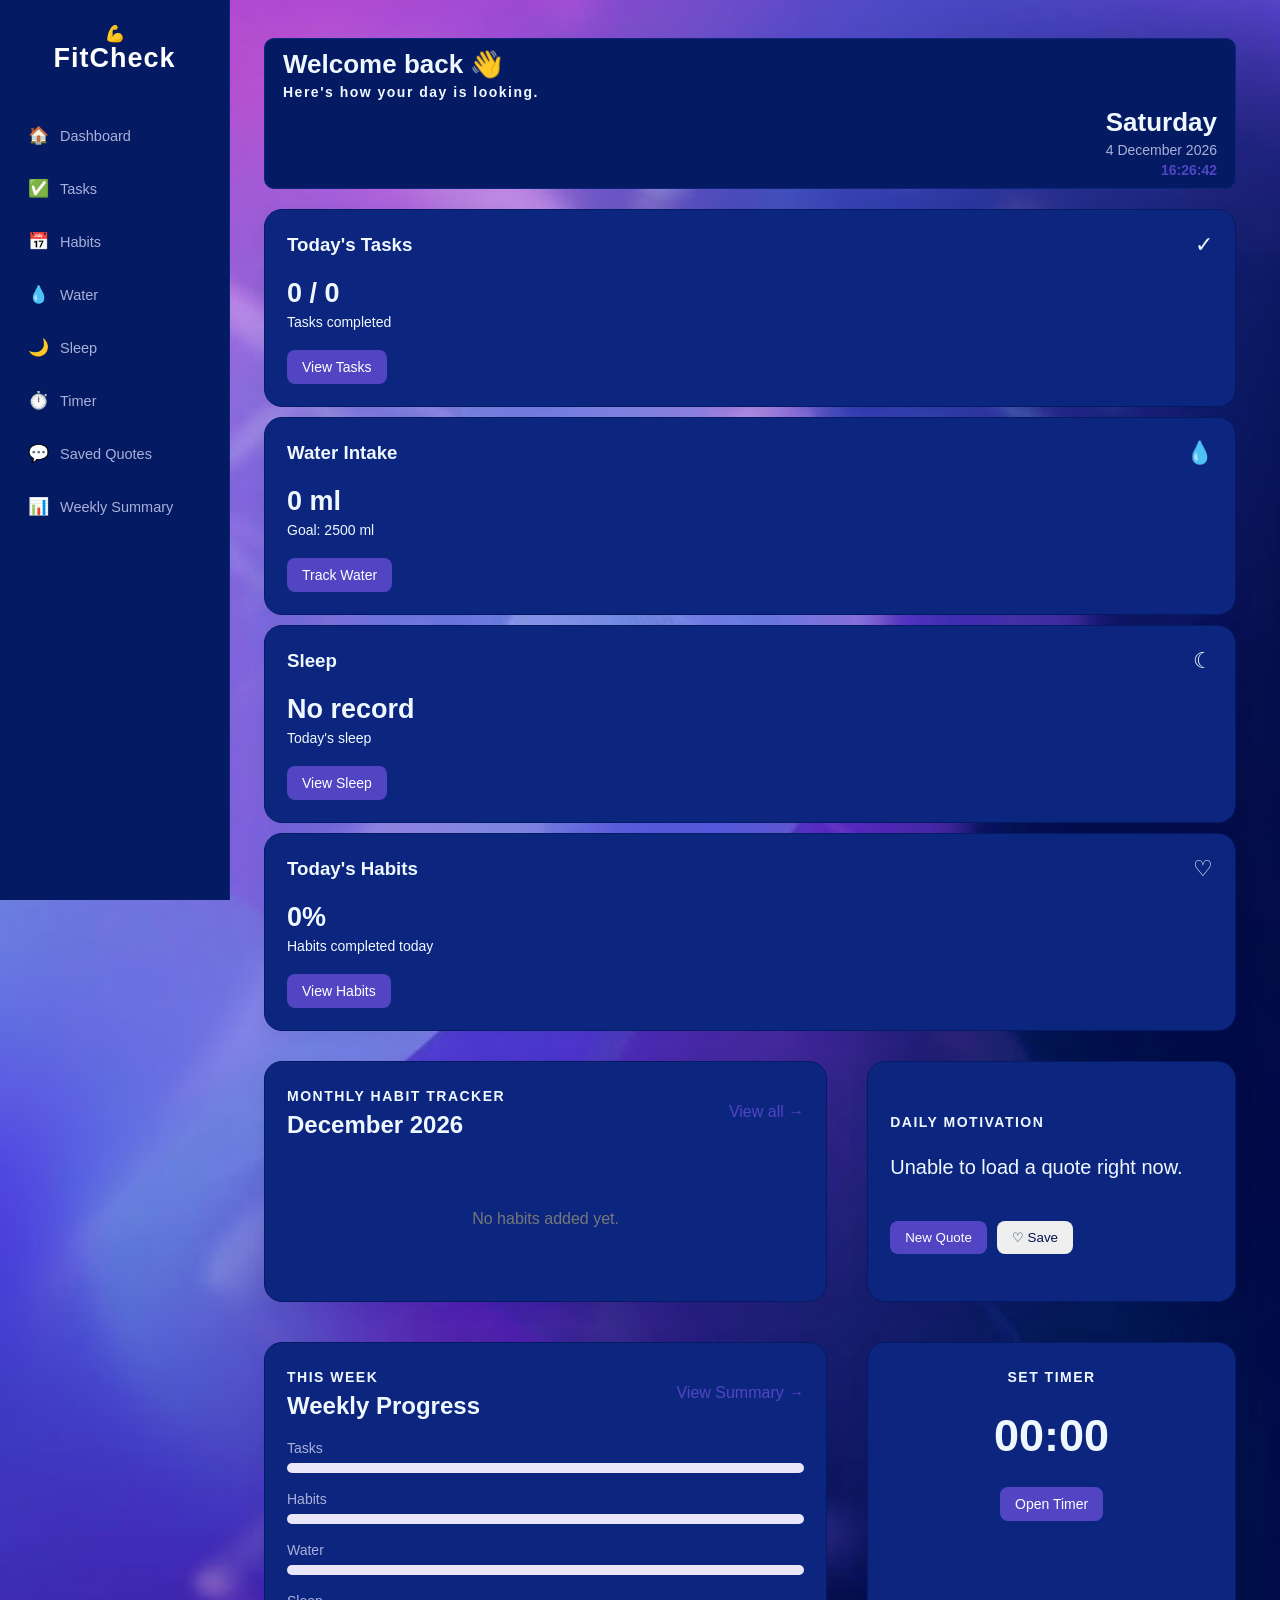
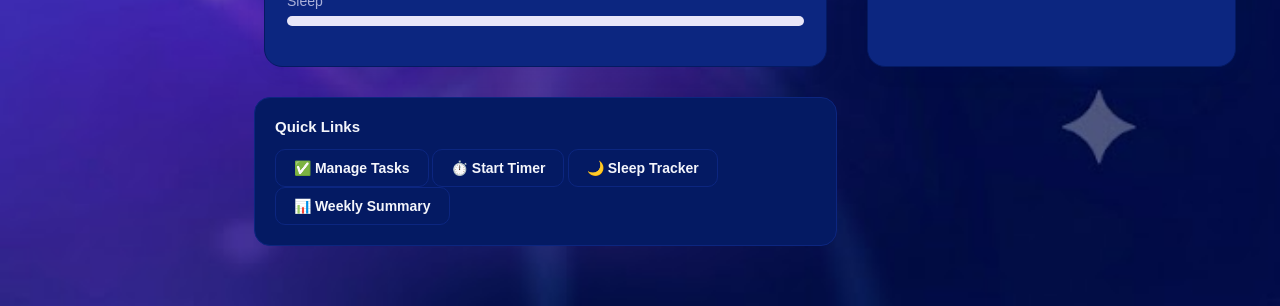
<file: index.html>
<!DOCTYPE html>
<html lang="en">
<head>
    <meta charset="UTF-8">
    <meta name="viewport" content="width=device-width, initial-scale=1.0">
    <title>Dashboard</title>
    <link rel="stylesheet" href="dashboard.css">
</head>
<body>

    <!-- sidebar -->
    <aside class="sidebar">
        <div class="logo">
            <div class="logo-mark">💪</div>
            <h2>FitCheck</h2>
        </div>

        <nav class="side-nav">
            <a class="sidebar-link" href="index.html"><span class="icon">🏠</span> Dashboard</a>
            <a class="sidebar-link" href="tasks.html"><span class="icon">✅</span> Tasks</a>
            <a class="sidebar-link" href="habits.html"><span class="icon">📅</span> Habits</a>
            <a class="sidebar-link" href="water.html"><span class="icon">💧</span> Water</a>
            <a class="sidebar-link" href="sleep.html"><span class="icon">🌙</span> Sleep</a>
            <a class="sidebar-link" href="timer.html"><span class="icon">⏱️</span> Timer</a>
            <a class="sidebar-link" href="quotes.html"><span class="icon">💬</span> Saved Quotes</a>
            <a class="sidebar-link" href="summary.html"><span class="icon">📊</span> Weekly Summary</a>
        </nav>
    </aside>

    <!-- main content -->
    <main class="main-content">
        <div class="page-header">
        
        <div class="date-section">
            <div class="greet">
            <h1 id="greetingText">Welcome back 👋</h1>
            <p class="small-heading">Here's how your day is looking.</p>
            </div>
            <h1 id="day"></h1>
            <p id="date"></p>
            <p id="clock"></p>
        </div>

        <!-- dashboard cards -->
        <section class="dashboard-grid"></section>
            <div class="dashboard-card">
                <div class="card-heading">
                    <h3>Today's Tasks</h3>
                    <span>✓</span>
                </div>
                <h2 id="taskProgress">0 / 0</h2>
                <p>Tasks completed</p>
                <a href="tasks.html" class="card-button">
                    View Tasks
                </a>
            </div>
            <div class="dashboard-card">
                <div class="card-heading">
                    <h3>Water Intake</h3>
                    <span>💧</span>
                </div>
                <h2 id="dashboardWater">0 ml</h2>
                <p id="dashboardWaterGoal">Goal: 2500 ml</p>
                <a href="water.html" class="card-button">
                    Track Water
                </a>
            </div>
            <div class="dashboard-card">
                <div class="card-heading">
                    <h3>Sleep</h3>
                    <span>☾</span>
                </div>
                <h2 id="dashboardSleep">No record</h2>
                <p>Today's sleep</p>
                <a href="sleep.html" class="card-button">
                    View Sleep
                </a>
            </div>
            <div class="dashboard-card">
                <div class="card-heading">
                    <h3>Today's Habits</h3>
                    <span>♡</span>
                </div>
                <h2 id="dashboardHabits">0%</h2>
                <p>Habits completed today</p>
                <a href="habits.html" class="card-button">
                    View Habits
                </a>
            </div>
        </section>

        <!-- mid sect. -->
        <section class="dashboard-two-column">
            <div class="large-card">
                <div class="section-title">
                    <div>
                        <p class="small-heading">MONTHLY HABIT TRACKER</p>
                        <h2 id="dashboardMonth">Month</h2>
                    </div>
                    <a href="habits.html">View all →</a>
                </div>
                <div id="dashboardHabitPreview" class="habit-preview">
                    No habits added yet.
                </div>
            </div>
            <div class="large-card quote-card">
                <p class="small-heading">DAILY MOTIVATION</p>
                <div id="dashboardQuote">
                    Loading motivation...
                </div>
                <p id="dashboardAuthor"></p>
                <div class="quote-buttons">
                    <button id="newQuoteButton">New Quote</button>
                    <button id="saveDashboardQuote">♡ Save</button>
                </div>
            </div>
        </section>

        <!-- bottom sect. -->
        <section class="bottom-grid">
            <div class="large-card">
                <div class="section-title">
                    <div>
                        <p class="small-heading">THIS WEEK</p>
                        <h2>Weekly Progress</h2>
                    </div>
                    <a href="summary.html">View Summary →</a>
                </div>
                <div class="progress-row">
                    <p>Tasks</p>
                    <div class="progress-bar">
                        <div id="taskBar"></div>
                    </div>
                </div>
                <div class="progress-row">
                    <p>Habits</p>
                    <div class="progress-bar">
                        <div id="habitBar"></div>
                    </div>
                </div>
                <div class="progress-row">
                    <p>Water</p>
                    <div class="progress-bar">
                        <div id="waterBar"></div>
                    </div>
                </div>
                <div class="progress-row">
                    <p>Sleep</p>
                    <div class="progress-bar">
                        <div id="sleepBar"></div>
                    </div>
                </div>
            </div>
            <div class="large-card timer-preview">
                <p class="small-heading">SET TIMER</p>
                <h2 id="dashboardTimer">00:00</h2>
                <a href="timer.html" class="timer-button">Open Timer</a>
            </div>
            <!-- Sleep + task quick links -->
        <div class="card">
          <div class="card-title">Quick Links</div>
          <div class="grid grid-2">
            <a href="tasks.html" class="btn btn-outline">✅ Manage Tasks</a>
            <a href="timer.html" class="btn btn-outline">⏱️ Start Timer</a>
            <a href="sleep.html" class="btn btn-outline">🌙 Sleep Tracker</a>
            <a href="summary.html" class="btn btn-outline">📊 Weekly Summary</a>
          </div>
        </div>
        </section>
    </main>
    
    <script src="script.js"></script>
</body>
</html>
</file>
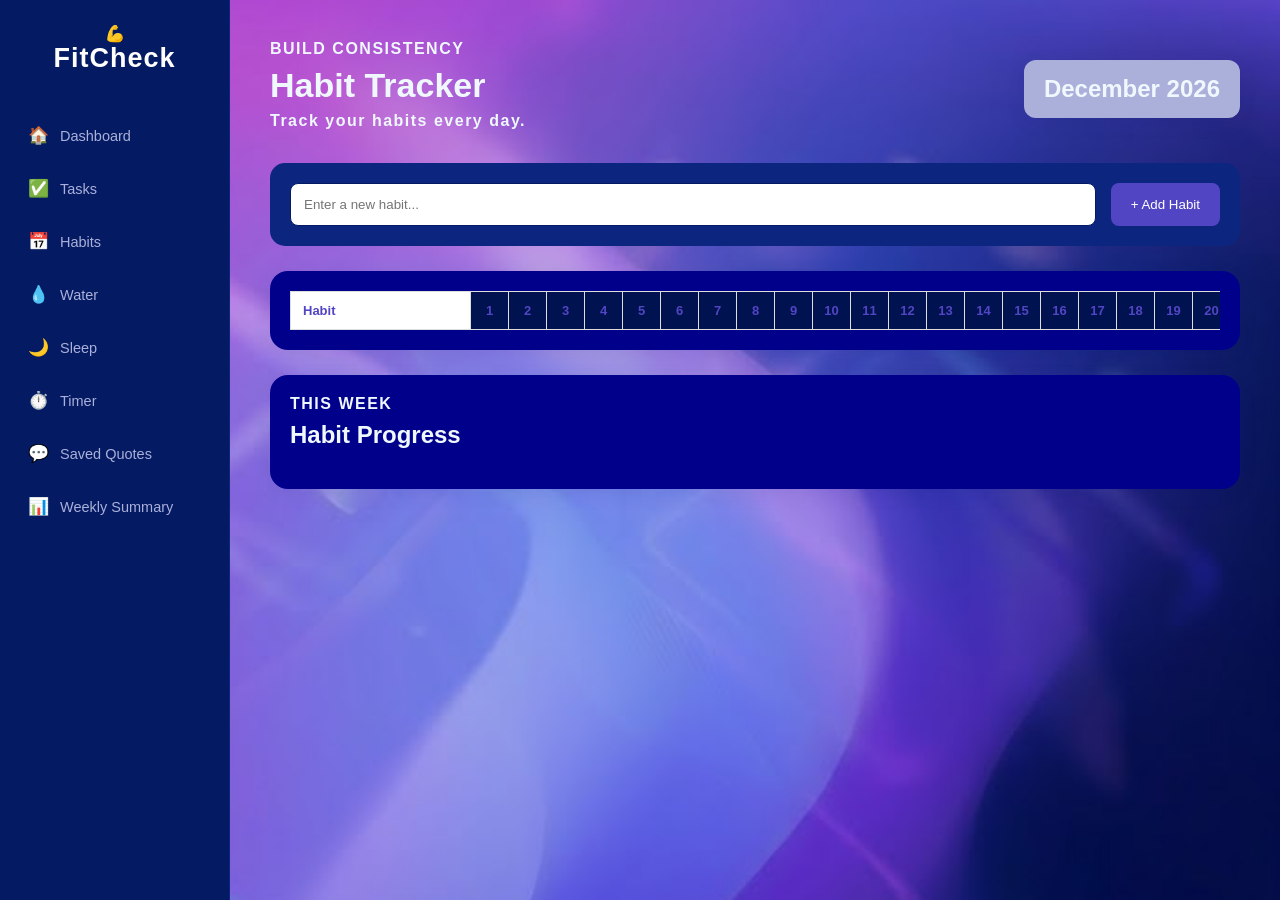
<file: habits.html>
<!DOCTYPE html>
<html lang="en">

<head>
    <meta charset="UTF-8">
    <meta name="viewport" content="width=device-width, initial-scale=1.0">

    <title>FitCheck - Habits</title>

    <link rel="stylesheet" href="habits.css">
</head>

<body>

    <!-- sidebar -->
    <aside class="sidebar">
        <div class="logo">
            <div class="logo-mark">💪</div>
            <h2>FitCheck</h2>
        </div>

        <nav class="side-nav">
            <a class="sidebar-link" href="index.html"><span class="icon">🏠</span> Dashboard</a>
            <a class="sidebar-link" href="tasks.html"><span class="icon">✅</span> Tasks</a>
            <a class="sidebar-link" href="habits.html"><span class="icon">📅</span> Habits</a>
            <a class="sidebar-link" href="water.html"><span class="icon">💧</span> Water</a>
            <a class="sidebar-link" href="sleep.html"><span class="icon">🌙</span> Sleep</a>
            <a class="sidebar-link" href="timer.html"><span class="icon">⏱️</span> Timer</a>
            <a class="sidebar-link" href="quotes.html"><span class="icon">💬</span> Saved Quotes</a>
            <a class="sidebar-link" href="summary.html"><span class="icon">📊</span> Weekly Summary</a>
        </nav>
    </aside>


    <main class="main-content">
        <header class="page-header">
            <div>
                <p class="small-heading">BUILD CONSISTENCY</p>
                <h1>Habit Tracker</h1>
                <p class="small-heading">Track your habits every day.</p>
            </div>
            <h2 id="currentMonth"></h2>
        </header>
        <section class="add-habit-card">
            <input
                type="text"
                id="habitInput"
                placeholder="Enter a new habit..."
            >
            <button id="addHabitButton">
                + Add Habit
            </button>
        </section>
        <section class="habit-card">
            <div class="table-wrapper">
                <table id="habitTable">
                    <thead>
                        <tr id="habitHeader">
                            <th>Habit</th>
                        </tr>
                    </thead>
                    <tbody id="habitBody">
                    </tbody>
                </table>
            </div>
        </section>
        <section class="weekly-habit-card">
            <div class="section-heading">
                <div>
                    <p class="small-heading">THIS WEEK</p>
                    <h2>Habit Progress</h2>
                </div>
            </div>
            <div id="weeklyHabitProgress">
            </div>
        </section>
    </main>

    <script src="script.js"></script>

</body>
</html>
</file>
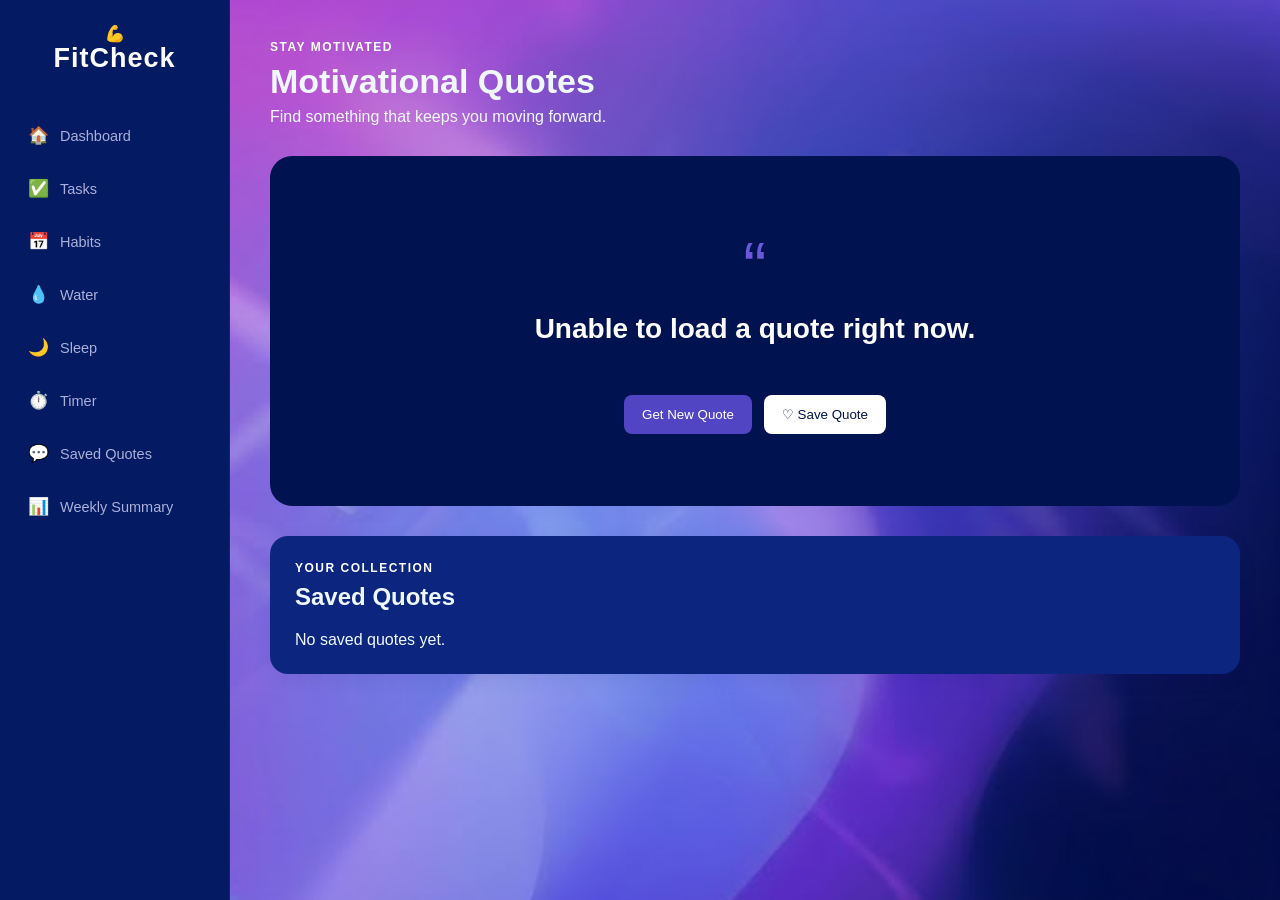
<file: quotes.html>
<!DOCTYPE html>
<html lang="en">

<head>
    <meta charset="UTF-8">
    <meta name="viewport" content="width=device-width, initial-scale=1.0">
    <title>FitCheck - Quotes</title>
    <link rel="stylesheet" href="quotes.css">
</head>
<body>
    <!-- sidebar -->
    <aside class="sidebar">
        <div class="logo">
            <div class="logo-mark">💪</div>
            <h2>FitCheck</h2>
        </div>

        <nav class="side-nav">
            <a class="sidebar-link" href="index.html"><span class="icon">🏠</span> Dashboard</a>
            <a class="sidebar-link" href="tasks.html"><span class="icon">✅</span> Tasks</a>
            <a class="sidebar-link" href="habits.html"><span class="icon">📅</span> Habits</a>
            <a class="sidebar-link" href="water.html"><span class="icon">💧</span> Water</a>
            <a class="sidebar-link" href="sleep.html"><span class="icon">🌙</span> Sleep</a>
            <a class="sidebar-link" href="timer.html"><span class="icon">⏱️</span> Timer</a>
            <a class="sidebar-link" href="quotes.html"><span class="icon">💬</span> Saved Quotes</a>
            <a class="sidebar-link" href="summary.html"><span class="icon">📊</span> Weekly Summary</a>
        </nav>
    </aside>

    <main class="main-content">
        <header class="page-header">
            <p class="small-heading">STAY MOTIVATED</p>
            <h1>Motivational Quotes</h1>
            <p>Find something that keeps you moving forward.</p>
        </header>
        <section class="quote-main-card">
            <p class="quote-mark">“</p>
            <h2 id="quoteText">
                Loading quote...
            </h2>
            <p id="quoteAuthor"></p>
            <div class="quote-actions">
                <button id="quoteButton">
                    Get New Quote
                </button>
                <button id="saveQuoteButton">
                    ♡ Save Quote
                </button>
            </div>
        </section>
        <section class="saved-section">
            <div class="section-heading">
                <div>
                    <p class="small-heading">YOUR COLLECTION</p>
                    <h2>Saved Quotes</h2>
                </div>
            </div>
            <div id="savedQuotes">
            </div>
        </section>
    </main>

    <script src="script.js"></script>
</body>
</html>
</file>
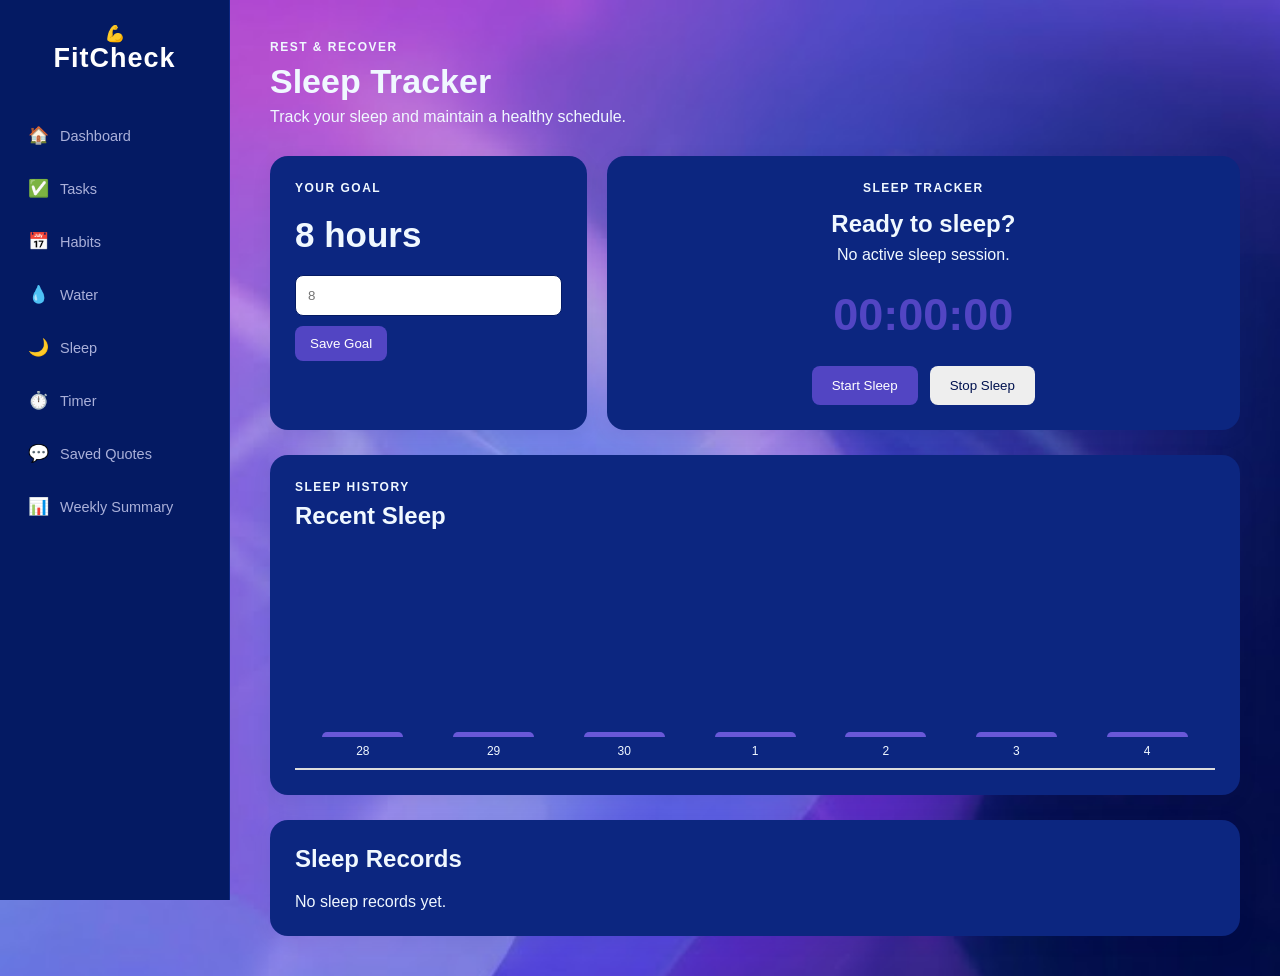
<file: sleep.html>
<!DOCTYPE html>
<html lang="en">

<head>
    <meta charset="UTF-8">
    <meta name="viewport" content="width=device-width, initial-scale=1.0">
    <title>FitCheck - Sleep</title>
    <link rel="stylesheet" href="sleep.css">
</head>
<body>
    <!-- sidebar -->
    <aside class="sidebar">
        <div class="logo">
            <div class="logo-mark">💪</div>
            <h2>FitCheck</h2>
        </div>

        <nav class="side-nav">
            <a class="sidebar-link" href="index.html"><span class="icon">🏠</span> Dashboard</a>
            <a class="sidebar-link" href="tasks.html"><span class="icon">✅</span> Tasks</a>
            <a class="sidebar-link" href="habits.html"><span class="icon">📅</span> Habits</a>
            <a class="sidebar-link" href="water.html"><span class="icon">💧</span> Water</a>
            <a class="sidebar-link" href="sleep.html"><span class="icon">🌙</span> Sleep</a>
            <a class="sidebar-link" href="timer.html"><span class="icon">⏱️</span> Timer</a>
            <a class="sidebar-link" href="quotes.html"><span class="icon">💬</span> Saved Quotes</a>
            <a class="sidebar-link" href="summary.html"><span class="icon">📊</span> Weekly Summary</a>
        </nav>
    </aside>
    
    <main class="main-content">
        <header class="page-header">
            <div>
                <p class="small-heading">REST & RECOVER</p>
                <h1>Sleep Tracker</h1>
                <p>Track your sleep and maintain a healthy schedule.</p>
            </div>
        </header>
        <section class="sleep-top">
            <div class="sleep-card goal">
                <p class="small-heading">YOUR GOAL</p>
                <h2>
                    <span id="sleepGoalDisplay">8</span> hours
                </h2>
                <input
                    type="number"
                    id="sleepGoalInput"
                    min="1"
                    max="24"
                    placeholder="8">
                <button id="saveSleepGoal">
                    Save Goal
                </button>
            </div>
            <div class="sleep-card tracker">
                <p class="small-heading">SLEEP TRACKER</p>
                <h2 id="sleepStatus">
                    Ready to sleep?
                </h2>
                <p id="sleepStartTime">
                    No active sleep session.
                </p>
                <h3 id="sleepLiveTimer">
                    00:00:00
                </h3>
                <div class="sleep-buttons">
                    <button id="startSleep">
                        Start Sleep
                    </button>
                    <button id="stopSleep">
                        Stop Sleep
                    </button>
                </div>
            </div>
        </section>
        <section class="sleep-history-card">
            <div class="section-heading">
                <div>
                    <p class="small-heading">SLEEP HISTORY</p>
                    <h2>Recent Sleep</h2>
                </div>
            </div>
            <div id="sleepChart" class="sleep-chart">
            </div>
        </section>
        <section class="sleep-record-card">
            <h2>Sleep Records</h2>
            <div id="sleepRecords">
            </div>
        </section>
    </main>

    <script src="script.js"></script>
</body>
</html>
</file>
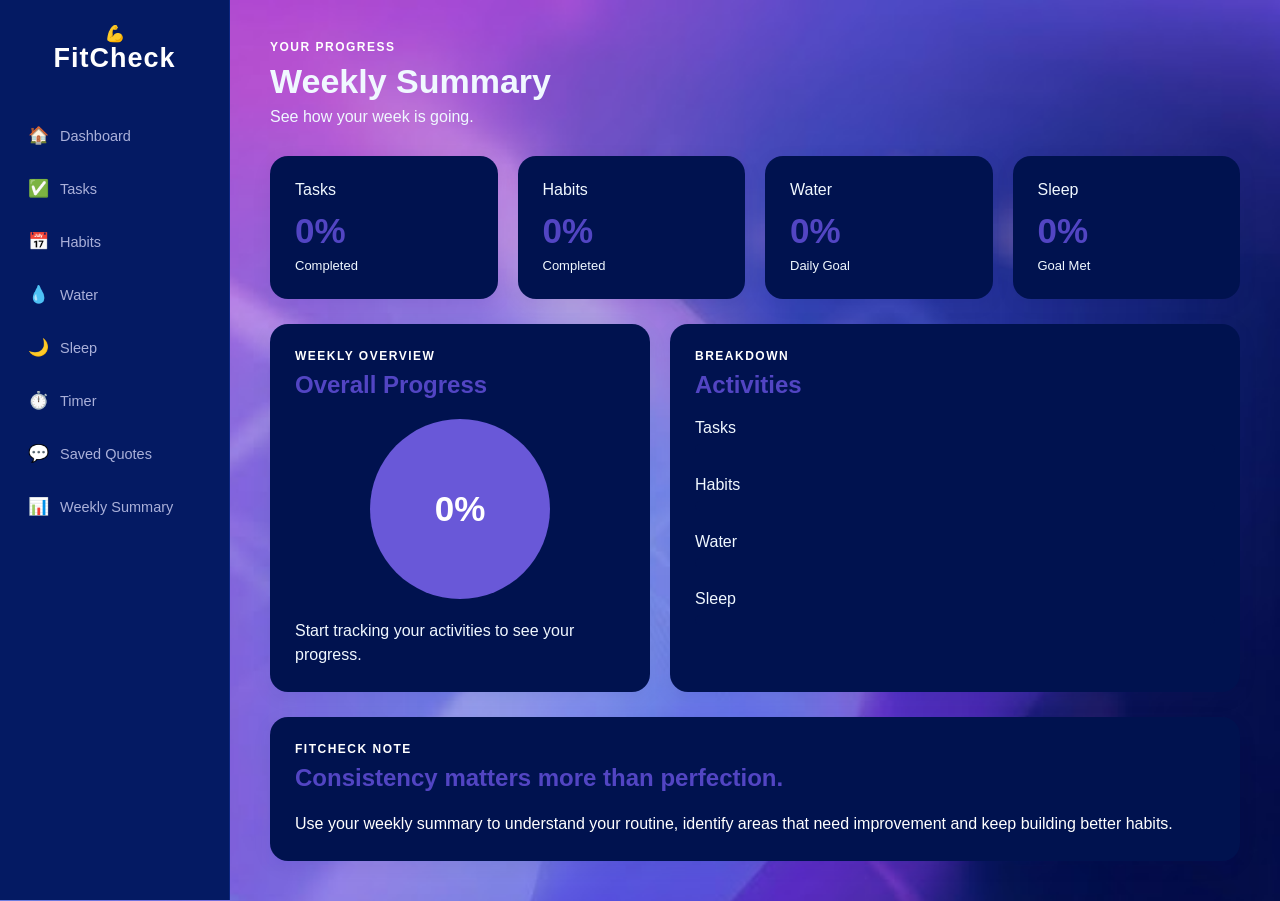
<file: summary.html>
<!DOCTYPE html>
<html lang="en">

<head>

    <meta charset="UTF-8">
    <meta name="viewport" content="width=device-width, initial-scale=1.0">

    <title>FitCheck - Summary</title>

    <link rel="stylesheet" href="summary.css">

</head>

<body>

    <!-- sidebar -->
    <aside class="sidebar">
        <div class="logo">
            <div class="logo-mark">💪</div>
            <h2>FitCheck</h2>
        </div>

        <nav class="side-nav">
            <a class="sidebar-link" href="index.html"><span class="icon">🏠</span> Dashboard</a>
            <a class="sidebar-link" href="tasks.html"><span class="icon">✅</span> Tasks</a>
            <a class="sidebar-link" href="habits.html"><span class="icon">📅</span> Habits</a>
            <a class="sidebar-link" href="water.html"><span class="icon">💧</span> Water</a>
            <a class="sidebar-link" href="sleep.html"><span class="icon">🌙</span> Sleep</a>
            <a class="sidebar-link" href="timer.html"><span class="icon">⏱️</span> Timer</a>
            <a class="sidebar-link" href="quotes.html"><span class="icon">💬</span> Saved Quotes</a>
            <a class="sidebar-link" href="summary.html"><span class="icon">📊</span> Weekly Summary</a>
        </nav>
    </aside>
    
    <main class="main-content">
        <header class="page-header">
            <p class="small-heading">YOUR PROGRESS</p>
            <h1>Weekly Summary</h1>
            <p>See how your week is going.</p>
        </header>
        <section class="summary-cards">
            <div class="summary-card">
                <p>Tasks</p>
                <h2 id="summaryTasks">0%</h2>
                <span>Completed</span>
            </div>
            <div class="summary-card">
                <p>Habits</p>
                <h2 id="summaryHabits">0%</h2>
                <span>Completed</span>
            </div>
            <div class="summary-card">
                <p>Water</p>
                <h2 id="summaryWater">0%</h2>
                <span>Daily Goal</span>
            </div>
            <div class="summary-card">
                <p>Sleep</p>
                <h2 id="summarySleep">0%</h2>
                <span>Goal Met</span>
            </div>
        </section>
        <section class="summary-content">
            <div class="summary-box">
                <p class="small-heading">WEEKLY OVERVIEW</p>
                <h2>Overall Progress</h2>
                <div class="overall-circle">
                    <span id="overallProgress">0%</span>
                </div>
                <p id="summaryMessage">
                    Start tracking your activities to see your progress.
                </p>
            </div>
            <div class="summary-box">
                <p class="small-heading">BREAKDOWN</p>
                <h2>Activities</h2>
                <div class="summary-row">
                    <span>Tasks</span>
                    <div class="summary-line">
                        <div id="summaryTaskBar"></div>
                    </div>
                </div>
                <div class="summary-row">
                    <span>Habits</span>
                    <div class="summary-line">
                        <div id="summaryHabitBar"></div>
                    </div>
                </div>
                <div class="summary-row">
                    <span>Water</span>
                    <div class="summary-line">
                        <div id="summaryWaterBar"></div>
                    </div>
                </div>
                <div class="summary-row">
                    <span>Sleep</span>
                    <div class="summary-line">
                        <div id="summarySleepBar"></div>
                    </div>
                </div>
            </div>
        </section>
        <section class="summary-box">
            <p class="small-heading">FITCHECK NOTE</p>
            <h2>Consistency matters more than perfection.</h2>
            <p class="summary-note">
                Use your weekly summary to understand your routine,
                identify areas that need improvement and keep building
                better habits.
            </p>
        </section>
    </main>

    <script src="script.js"></script>
</body>
</html>
</file>
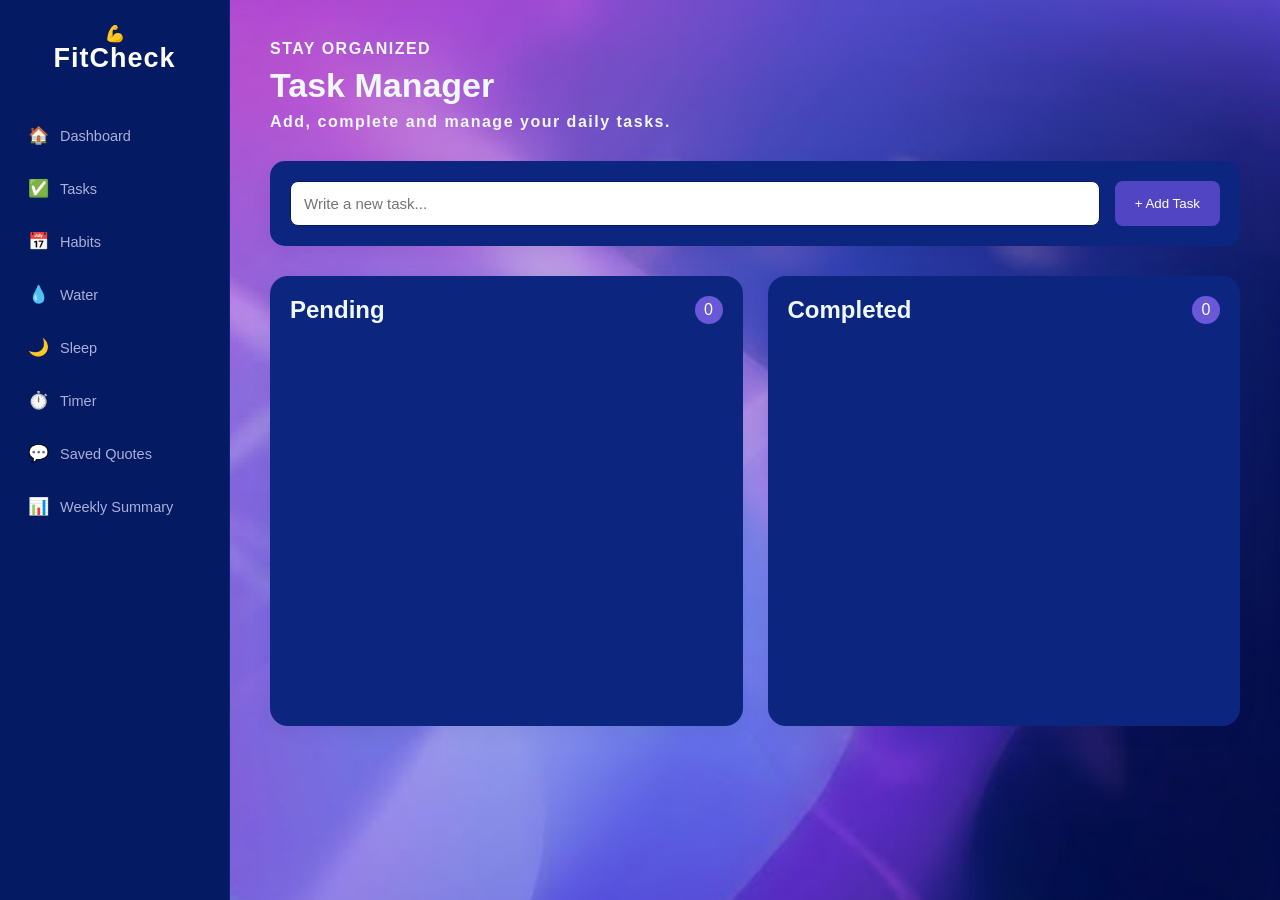
<file: tasks.html>
<!DOCTYPE html>
<html lang="en">

<head>
    <meta charset="UTF-8">
    <meta name="viewport" content="width=device-width, initial-scale=1.0">

    <title>FitCheck - Tasks</title>

    <link rel="stylesheet" href="tasks.css">
</head>

<body>
    <!-- sidebar -->
    <aside class="sidebar">
        <div class="logo">
            <div class="logo-mark">💪</div>
            <h2>FitCheck</h2>
        </div>

        <nav class="side-nav">
            <a class="sidebar-link" href="index.html"><span class="icon">🏠</span> Dashboard</a>
            <a class="sidebar-link" href="tasks.html"><span class="icon">✅</span> Tasks</a>
            <a class="sidebar-link" href="habits.html"><span class="icon">📅</span> Habits</a>
            <a class="sidebar-link" href="water.html"><span class="icon">💧</span> Water</a>
            <a class="sidebar-link" href="sleep.html"><span class="icon">🌙</span> Sleep</a>
            <a class="sidebar-link" href="timer.html"><span class="icon">⏱️</span> Timer</a>
            <a class="sidebar-link" href="quotes.html"><span class="icon">💬</span> Saved Quotes</a>
            <a class="sidebar-link" href="summary.html"><span class="icon">📊</span> Weekly Summary</a>
        </nav>
    </aside>

    <!-- main content -->

    <main class="main-content">
        <header class="page-header">
            <p class="small-heading">STAY ORGANIZED</p>
            <h1>Task Manager</h1>
            <p class="small-heading">Add, complete and manage your daily tasks.</p>
        </header>
        <section class="add-task-card">
            <input
                type="text"
                id="taskInput"
                placeholder="Write a new task...">
            <button id="addTaskButton">
                + Add Task
            </button>
        </section>
        <section class="task-board">
            <div class="task-column">
                <div class="column-heading">
                    <h2>Pending</h2>
                    <span id="pendingCount">0</span>
                </div>
                <div id="pendingtasks" class="task-list">
                </div>
            </div>
            <div class="task-column">
                <div class="column-heading">
                    <h2>Completed</h2>
                    <span id="completedCount">0</span>
                </div>
                <div id="completedtasks" class="task-list">
                </div>
            </div>
        </section>
    </main>

    <script src="script.js"></script>
</body>
</html>
</file>
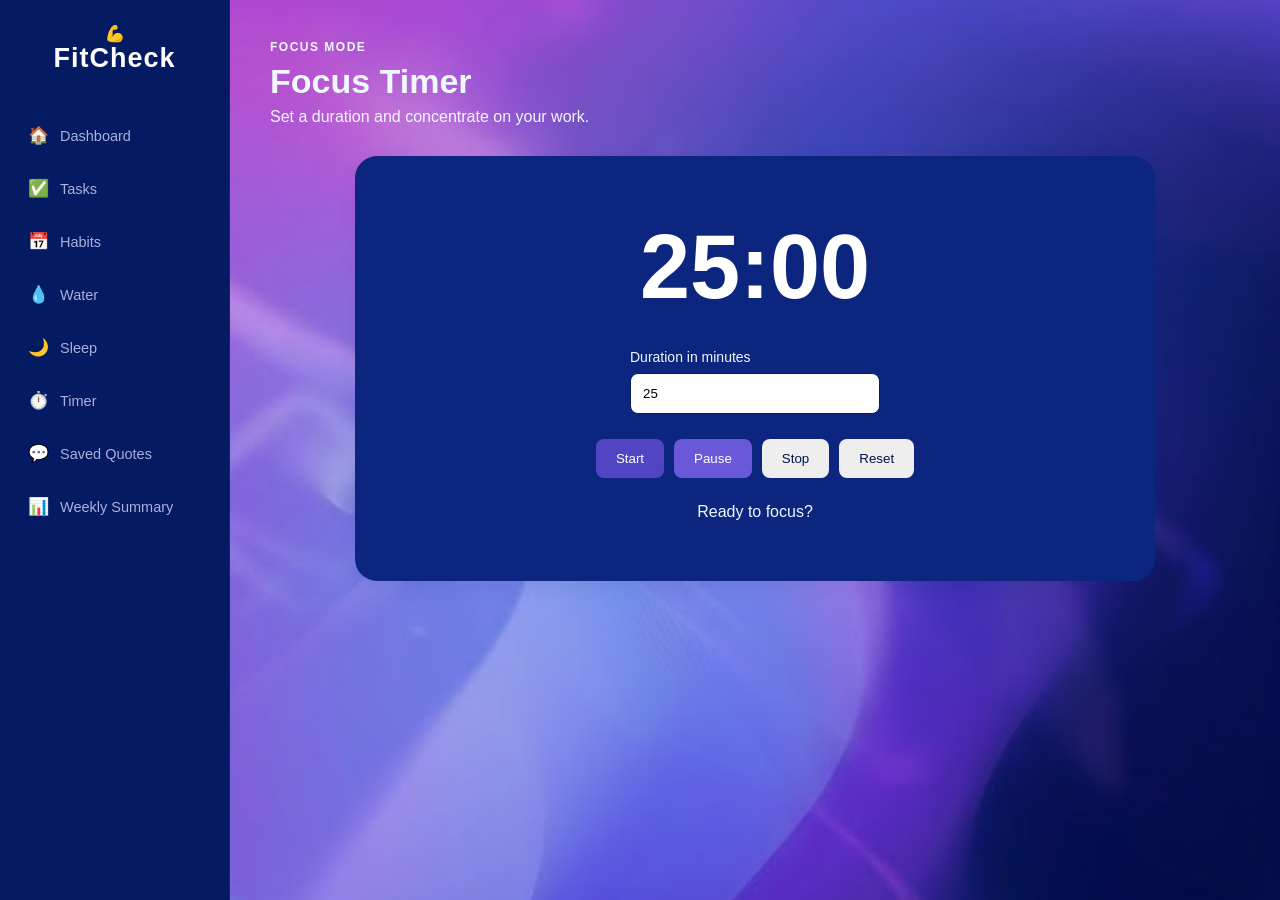
<file: timer.html>
<!DOCTYPE html>
<html lang="en">

<head>

    <meta charset="UTF-8">
    <meta name="viewport" content="width=device-width, initial-scale=1.0">

    <title>FitCheck - Timer</title>

    <link rel="stylesheet" href="timer.css">

</head>

<body>

   <!-- sidebar -->
    <aside class="sidebar">
        <div class="logo">
            <div class="logo-mark">💪</div>
            <h2>FitCheck</h2>
        </div>

        <nav class="side-nav">
            <a class="sidebar-link" href="index.html"><span class="icon">🏠</span> Dashboard</a>
            <a class="sidebar-link" href="tasks.html"><span class="icon">✅</span> Tasks</a>
            <a class="sidebar-link" href="habits.html"><span class="icon">📅</span> Habits</a>
            <a class="sidebar-link" href="water.html"><span class="icon">💧</span> Water</a>
            <a class="sidebar-link" href="sleep.html"><span class="icon">🌙</span> Sleep</a>
            <a class="sidebar-link" href="timer.html"><span class="icon">⏱️</span> Timer</a>
            <a class="sidebar-link" href="quotes.html"><span class="icon">💬</span> Saved Quotes</a>
            <a class="sidebar-link" href="summary.html"><span class="icon">📊</span> Weekly Summary</a>
        </nav>
    </aside>

    <main class="main-content">
        <header class="page-header">
            <p class="small-heading">FOCUS MODE</p>
            <h1>Focus Timer</h1>
            <p>Set a duration and concentrate on your work.</p>
        </header>
        <section class="timer-card">
            <div class="timer-display" id="timerDisplay">
                25:00
            </div>
            <div class="duration-input">
                <label for="timerMinutes">
                    Duration in minutes
                </label>
                <input
                    type="number"
                    id="timerMinutes"
                    value="25"
                    min="1"
                >
            </div>
            <div class="timer-buttons">
                <button id="startTimer">
                    Start
                </button>
                <button id="pauseTimer">
                    Pause
                </button>
                <button id="stopTimer">
                    Stop
                </button>
                <button id="resetTimer">
                    Reset
                </button>
            </div>
            <p id="timerMessage">
                Ready to focus?
            </p>
        </section>
    </main>

    <script src="script.js"></script>
</body>
</html>
</file>
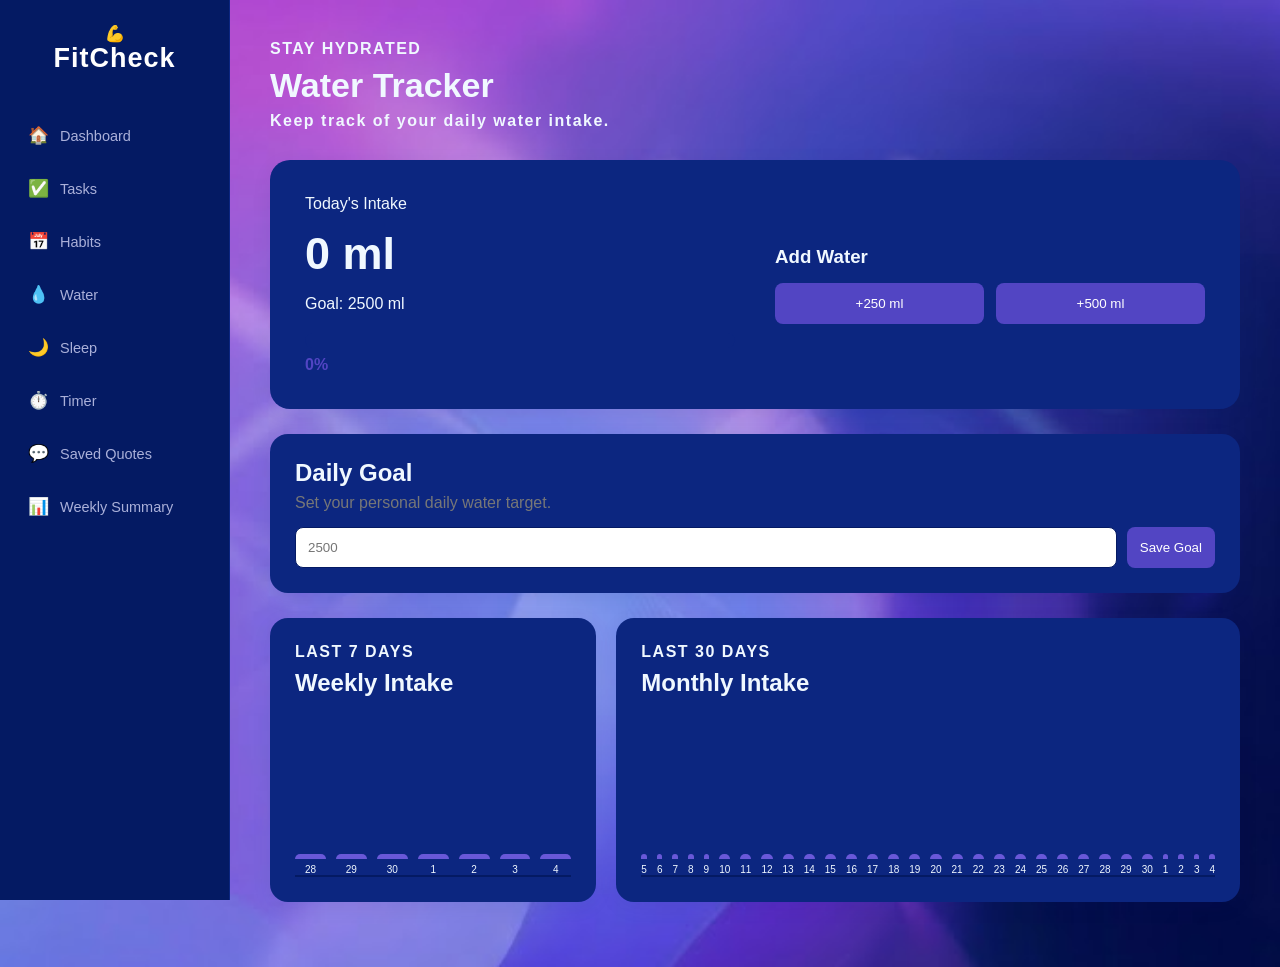
<file: water.html>
<!DOCTYPE html>
<html lang="en">

<head>

    <meta charset="UTF-8">
    <meta name="viewport" content="width=device-width, initial-scale=1.0">

    <title>FitCheck - Water</title>

    <link rel="stylesheet" href="water.css">

</head>

<body>

    <!-- sidebar -->
    <aside class="sidebar">
        <div class="logo">
            <div class="logo-mark">💪</div>
            <h2>FitCheck</h2>
        </div>

        <nav class="side-nav">
            <a class="sidebar-link" href="index.html"><span class="icon">🏠</span> Dashboard</a>
            <a class="sidebar-link" href="tasks.html"><span class="icon">✅</span> Tasks</a>
            <a class="sidebar-link" href="habits.html"><span class="icon">📅</span> Habits</a>
            <a class="sidebar-link" href="water.html"><span class="icon">💧</span> Water</a>
            <a class="sidebar-link" href="sleep.html"><span class="icon">🌙</span> Sleep</a>
            <a class="sidebar-link" href="timer.html"><span class="icon">⏱️</span> Timer</a>
            <a class="sidebar-link" href="quotes.html"><span class="icon">💬</span> Saved Quotes</a>
            <a class="sidebar-link" href="summary.html"><span class="icon">📊</span> Weekly Summary</a>
        </nav>
    </aside>

    <main class="main-content">
        <header class="page-header">
            <p class="small-heading">STAY HYDRATED</p>
            <h1>Water Tracker</h1>
            <p class="small-heading">Keep track of your daily water intake.</p>
        </header>
        <section class="water-main-card">
            <div class="water-info">
                <p>Today's Intake</p>
                <h2>
                    <span id="waterAmount">0</span> ml
                </h2>
                <p>Goal:
                    <span id="waterGoalDisplay">2500</span> ml
                </p>
                <div class="water-progress">
                    <div id="waterProgress"></div>
                </div>
                <p id="waterPercentage">0%</p>
            </div>
            <div class="water-actions">
                <h3>Add Water</h3>
                <div class="water-buttons">
                    <button data-water="250">+250 ml</button>
                    <button data-water="500">+500 ml</button>
                </div>
            </div>
        </section>
        <section class="goal-card">
            <h2>Daily Goal</h2>
            <p>Set your personal daily water target.</p>
            <div class="goal-input">
                <input type="number"
                    id="waterGoalInput"
                    placeholder="2500">
                <button id="saveWaterGoal">Save Goal</button>
            </div>
        </section>
        <section class="water-history">
            <div class="history-card">
                <p class="small-heading">LAST 7 DAYS</p>
                <h2>Weekly Intake</h2>
                <div id="weeklyWaterChart" class="simple-chart">
                </div>
            </div>
            <div class="history-card">
                <p class="small-heading">LAST 30 DAYS</p>
                <h2>Monthly Intake</h2>
                <div id="monthlyWaterChart" class="simple-chart">
                </div>
            </div>
        </section>
    </main>

    <script src="script.js"></script>
</body>
</html>
</file>
<file: dashboard.css>
* {
    margin: 0;
    padding: 0;
    box-sizing: border-box;
}

body {
    font-family: "Segoe UI", Roboto, Arial, sans-serif;
    color: #00124F;
    background-image: url("image.png");
    background-size: cover;
}
a {
  color: inherit;
  text-decoration: none;
}
ul {
  list-style: none;
}
button {
  font-family: inherit;
  cursor: pointer;
  border: none;
}

/* sidebar */
.sidebar {
    width: 230px;
    height: 100vh;
    position: fixed;
    left: 0;
    top: 0;
    background-color: #041a63;
    color: white;
    display: flex;
    flex-direction: column;
    padding: 24px 16px;
    z-index: 100;
    border-right: 1px solid #0c2680;
}
.sidebar-link {
    display: flex;
    align-items: center;
    gap: 12px;
    padding: 11px 12px;
    font-size: 14.5px;
    color: #aab0d9;
    text-decoration: none;
}
.sidebar-link:hover {
  background-color: #0c2680;
  color: #f4f5fb;
}
.icon {
  font-size: 17px;
  width: 20px;
  text-align: center;
}
.logo {
    text-align: center;
    margin-bottom: 40px;
    font: "Segoe UI", Roboto, Arial, sans-serif;
}

.logo h2 {
    font-size: 27px;
    letter-spacing: 1px;
    font: "Segoe UI", Roboto, Arial, sans-serif;
}

.side-nav {
    display: flex;
    flex-direction: column;
    gap: 10px;
}

.nav-item {
    text-decoration: none;
    color: white;
    display: flex;
    align-items: center;
    gap: 15px;
    padding: 13px 15px;
    border-radius: 10px;
    transition: 0.3s;
    font-size: 17px;
    width: 20px;
    text-align: center;
}

.nav-item span {
    width: 25px;
    text-align: center;
    font-size: 19px;
}

.nav-item p {
    font-size: 15px;
}

.nav-item:hover,
.nav-item.active {
    background-color: #5245C3;
}

/* the main thing */

.page-header h1 {
  font-size: 26px;
  font-weight: 700;
  color:aliceblue;
}

.page-header p {
  color:#aab0d9;
  font-size: 14px;
  margin-top: 4px;
}

.date-section {
  background-color: #041a63;
  border: 1px solid #0c2680;
  border-radius: 10px;
  padding: 10px 18px;
  text-align: right;
  min-width: 190px;
  margin:10px;
}
.greet {
    text-align: left;
}

.header-clock .clock-time {
  font-size: 20px;
  font-weight: 700;
}

.header-clock .clock-date {
  font-size: 12.5px;
  color: #aab0d9;
  margin-top: 2px;
}

.main-content {
    margin-left: 220px;
    padding: 28px 34px 60px 34px;
    max-width: 1200px;
    flex:1;
}

.top-section {
    display: flex;
    justify-content: space-between;
    align-items: center;
    margin-bottom: 30px;
    gap:16px;
    
}

.small-heading {
    font-size: 12px;
    font-weight: bold;
    letter-spacing: 1.5px;
    color: aliceblue;
    margin-bottom: 7px;
}
p.small-heading {
    color:aliceblue;
}
.top-section h1 {
    font-size: 32px;
    margin-bottom: 8px;
}

.date-box {
    background-color: white;
    padding: 18px 25px;
    border-radius: 15px;
    text-align: right;
    box-shadow: 0 5px 20px rgba(0, 18, 79, 0.08);
}

.date-box h2 {
    margin: 4px 0;
}

#clock {
    color: #5245C3;
    font-weight: bold;
}

/* dashboard cards */

.dashboard-grid {
    display: grid;
    grid-template-columns: repeat(4, 1fr);
    gap: 20px;
}

.dashboard-card {
    background-color: #0c2680;
    border-radius: 18px;
    border: 1px solid #041a63;
    padding: 22px;
    box-shadow: 0 5px 20px rgba(0, 18, 79, 0.07);
    color:aliceblue;
    margin:10px;
}
.large-card {
    background-color: #0c2680;
    border-radius: 18px;
    border: 1px solid #041a63;
    padding: 22px;
    box-shadow: 0 5px 20px rgba(0, 18, 79, 0.07);
    color:aliceblue;
    margin:10px;
}
.card-heading {
    display: flex;
    justify-content: space-between;
    align-items: center;
    margin-bottom: 20px;
}

.card-heading span {
    font-size: 22px;
}

.dashboard-card h2 {
    font-size: 27px;
    margin-bottom: 5px;
    color:aliceblue
}

.dashboard-card > p {
    color: aliceblue;
    margin-bottom: 20px;
}

.card-button,
.timer-button {
    display: inline-block;
    text-decoration: none;
    background-color: #5245C3;
    color: white;
    padding: 9px 15px;
    border-radius: 8px;
    font-size: 14px;
}

/* 2 column */

.dashboard-two-column {
    display: grid;
    grid-template-columns: 1.5fr 1fr;
    gap: 20px;
    margin-top: 20px;
}

.section-title {
    display: flex;
    justify-content: space-between;
    align-items: center;
    margin-bottom: 20px;
}

.section-title a {
    color: #5245C3;
    text-decoration: none;
}

.habit-preview {
    min-height: 120px;
    display: flex;
    align-items: center;
    justify-content: center;
    color: #777;
}

/* quote- */
.quote-card {
    display: flex;
    flex-direction: column;
    justify-content: center;
}

#dashboardQuote {
    font-size: 20px;
    line-height: 1.5;
    margin: 15px 0;
}

#dashboardAuthor {
    color: #6958D8;
    font-weight: bold;
}

.quote-buttons {
    margin-top: 20px;
    display: flex;
    gap: 10px;
}

.quote-buttons button {
    border: none;
    padding: 9px 15px;
    border-radius: 8px;
    cursor: pointer;
}

#newQuoteButton {
    background-color: #5245C3;
    color: white;
}

#saveDashboardQuote {
    background-color: #eee;
    color: #00124F;
}


/* bottom- */
.bottom-grid {
    display: grid;
    grid-template-columns: 1.5fr 1fr;
    gap: 20px;
    margin-top: 20px;
}

.progress-row {
    margin-bottom: 18px;
}

.progress-row p {
    margin-bottom: 7px;
    font-size: 14px;
}

.progress-bar {
    width: 100%;
    height: 10px;
    background-color: #e8e6f8;
    border-radius: 20px;
    overflow: hidden;
}

.progress-bar div {
    width: 0%;
    height: 100%;
    background-color: #6958D8;
    border-radius: 20px;
}

.timer-preview {
    text-align: center;
}

.timer-preview h2 {
    font-size: 45px;
    margin: 25px 0;
}

.card {
  background-color: #041a63;
  border: 1px solid #0c2680;
  border-radius: 16px;
  padding: 20px;
  font-size: 12px;
  font-weight: 400;
  color: #f4f5fb;
}
.card-title {
  font-size: 15px;
  font-weight: 600;
  margin-bottom: 14px;
  display: flex;
  align-items: center;
  justify-content: space-between;
}

.btn {
  display: inline-flex;
  align-items: center;
  justify-content: center;
  gap: 6px;
  padding: 10px 18px;
  border-radius: 10px;
  font-size: 14px;
  font-weight: 600;
  transition: opacity 0.15s ease, transform 0.1s ease;
}

.btn:active {
  transform: scale(0.97);
}
.btn-outline {
  background: transparent;
  border: 1px solid #0c2680;
  color: #f4f5fb;
}

.btn-outline:hover {
  border-color: #f4f5fb;
}
/* to make it responsive: */

@media (max-width: 1100px) {
    .dashboard-grid {
        grid-template-columns: repeat(2, 1fr);
    }
}

@media (max-width: 800px) {
    .sidebar {
        width: 80px;
        align-items: center;
    }
    .sidebar-link {
        font-size: 0;
    }
    .logo h2 {
        font-size: 15px;
    }
    .nav-item p {
        display: none;
    }
    .nav-item {
        justify-content: center;
    }
    .main-content {
        margin-left: 80px;
        padding: 20px;
    }
    .top-section {
        flex-direction: column;
        align-items: flex-start;
        gap: 20px;
    }
    .dashboard-two-column,
    .bottom-grid {
        grid-template-columns: 1fr;
    }
}
@media (max-width: 600px) {
    .dashboard-grid {
        grid-template-columns: 1fr;
    }
}
</file>
<file: habits.css>
* {
    margin: 0;
    padding: 0;
    box-sizing: border-box;
}

body {
    font-family: "Segoe UI", Roboto, Arial, sans-serif;
    color:aliceblue;
    background-image: url("image.png");
    background-size: cover;
}
a {
  color: inherit;
  text-decoration: none;
}
ul {
  list-style: none;
}
button {
  font-family: inherit;
  cursor: pointer;
  border: none;
}

/* sidebar */
.sidebar {
    width: 230px;
    height: 100vh;
    position: fixed;
    left: 0;
    top: 0;
    background-color: #041a63;
    color: white;
    display: flex;
    flex-direction: column;
    padding: 24px 16px;
    z-index: 100;
    border-right: 1px solid #0c2680;
}
.sidebar-link {
    display: flex;
    align-items: center;
    gap: 12px;
    padding: 11px 12px;
    font-size: 14.5px;
    color: #aab0d9;
    text-decoration: none;
}
.sidebar-link:hover {
  background-color: #0c2680;
  color: #f4f5fb;
}
.icon {
  font-size: 17px;
  width: 20px;
  text-align: center;
}
.logo {
    text-align: center;
    margin-bottom: 40px;
    font: "Segoe UI", Roboto, Arial, sans-serif;
}

.logo h2 {
    font-size: 27px;
    letter-spacing: 1px;
    font: "Segoe UI", Roboto, Arial, sans-serif;
}

.side-nav {
    display: flex;
    flex-direction: column;
    gap: 10px;
}

.nav-item {
    text-decoration: none;
    color: white;
    display: flex;
    align-items: center;
    gap: 15px;
    padding: 13px 15px;
    border-radius: 10px;
    transition: 0.3s;
    font-size: 17px;
    width: 20px;
    text-align: center;
}

.nav-item span {
    width: 25px;
    text-align: center;
    font-size: 19px;
}

.nav-item p {
    font-size: 15px;
}

.nav-item:hover,
.nav-item.active {
    background-color: #5245C3;
}

/* MAIN */

.main-content {
    margin-left: 230px;
    padding: 40px;
}

.page-header {
    display: flex;
    justify-content: space-between;
    align-items: center;

    margin-bottom: 25px;
}

.small-heading {
    color:aliceblue;
    font: 10px;
    font-weight: bold;
    letter-spacing: 1.5px;
    margin-bottom: 8px;
}

.page-header h1 {
    font-size: 34px;
    margin-bottom: 7px;
}


#currentMonth {
    background-color:#aab0d9;
    padding: 15px 20px;
    border-radius: 12px;

    box-shadow: 0 5px 20px rgba(0, 18, 79, 0.07);
}


/* ADD HABIT */

.add-habit-card {
    background-color:#0c2680;

    padding: 20px;

    border-radius: 15px;

    display: flex;
    gap: 15px;

    margin-bottom: 25px;
}

.add-habit-card input {
    flex: 1;

    padding: 13px;

    border: 1px solid #041a63;

    border-radius: 8px;
}

.add-habit-card button {
    border: none;

    background-color: #5245C3;
    color:white;

    padding: 0 20px;

    border-radius: 8px;

    cursor: pointer;
}


/* TABLE */

.habit-card,
.weekly-habit-card {
    background-color: darkblue;

    padding: 20px;

    border-radius: 18px;

    margin-bottom: 25px;

    box-shadow: 0 5px 20px rgba(0, 18, 79, 0.07);
}

.table-wrapper {
    width: 100%;
    overflow-x: auto;
}

table {
    border-collapse: collapse;
    width: max-content;
    min-width: 100%;
}

th,
td {
    border: 1px solid #ddd;
    min-width: 38px;
    height: 38px;

    text-align: center;

    font-size: 13px;
}

th:first-child,
td:first-child {
    min-width: 180px;
    text-align: left;
    padding-left: 12px;

    position: sticky;
    left: 0;
    
    background-color: white;
}

th {
    background-color: #00124F;
    color:#5245C3 ;
}

.habit-name {
    display: flex;
    align-items: center;
    justify-content: space-between;
    color:#6958D8
}

.habit-name button {
    border: none;
    background: transparent;
    color: #b33;
    cursor: pointer;
}

.habit-box {
    cursor: pointer;
}

.habit-box.done {
    background-color: #6958D8;
    color:#0c2680;
}

.habit-box:hover {
    background-color: #5245C3;
    color: white;
}


/* WEEKLY PROGRESS */

.section-heading {
    margin-bottom: 20px;
}

.weekly-habit-row {
    margin-bottom: 20px;
}

.weekly-habit-title {
    display: flex;
    justify-content: space-between;
    margin-bottom: 7px;
}

.weekly-bar {
    height: 10px;

    background-color: #e8e6f8;

    border-radius: 20px;

    overflow: hidden;
}

.weekly-bar div {
    height: 100%;
    background-color: #6958D8;
}


/* RESPONSIVE */

@media (max-width: 800px) {

    .sidebar {
        width: 80px;
        align-items: center;
    }
    .sidebar-link {
        font-size: 0;
    }
    .logo h2 {
        font-size: 15px;
    }
    .nav-item p {
        display: none;
    }
    .nav-item {
        justify-content: center;
    }
    .main-content {
        margin-left: 80px;
        padding: 20px;
    }

}

@media (max-width: 600px) {

    .page-header {
        flex-direction: column;
        align-items: flex-start;
        gap: 15px;
    }

    .add-habit-card {
        flex-direction: column;
    }

    .add-habit-card button {
        padding: 12px;
    }

}
</file>
<file: quotes.css>
* {
    margin: 0;
    padding: 0;
    box-sizing: border-box;
}

body {
    font-family: "Segoe UI", Roboto, Arial, sans-serif;
    color:aliceblue;
    background-image: url("image.png");
    background-size: cover;
}
a {
  color: inherit;
  text-decoration: none;
}
ul {
  list-style: none;
}
button {
  font-family: inherit;
  cursor: pointer;
  border: none;
}

/* sidebar */
.sidebar {
    width: 230px;
    height: 100vh;
    position: fixed;
    left: 0;
    top: 0;
    background-color: #041a63;
    color: white;
    display: flex;
    flex-direction: column;
    padding: 24px 16px;
    z-index: 100;
    border-right: 1px solid #0c2680;
}
.sidebar-link {
    display: flex;
    align-items: center;
    gap: 12px;
    padding: 11px 12px;
    font-size: 14.5px;
    color: #aab0d9;
    text-decoration: none;
}
.sidebar-link:hover {
  background-color: #0c2680;
  color: #f4f5fb;
}
.icon {
  font-size: 17px;
  width: 20px;
  text-align: center;
}
.logo {
    text-align: center;
    margin-bottom: 40px;
    font: "Segoe UI", Roboto, Arial, sans-serif;
}

.logo h2 {
    font-size: 27px;
    letter-spacing: 1px;
    font: "Segoe UI", Roboto, Arial, sans-serif;
}

.side-nav {
    display: flex;
    flex-direction: column;
    gap: 10px;
}

.nav-item {
    text-decoration: none;
    color: white;
    display: flex;
    align-items: center;
    gap: 15px;
    padding: 13px 15px;
    border-radius: 10px;
    transition: 0.3s;
    font-size: 17px;
    width: 20px;
    text-align: center;
}

.nav-item span {
    width: 25px;
    text-align: center;
    font-size: 19px;
}

.nav-item p {
    font-size: 15px;
}

.nav-item:hover,
.nav-item.active {
    background-color: #5245C3;
}

.main-content {
    margin-left: 230px;
    padding: 40px;
}

.page-header {
    margin-bottom: 30px;
}

.small-heading {
    color: white;
    font-size: 12px;
    font-weight: bold;
    letter-spacing: 1.5px;
    margin-bottom: 8px;
}

.page-header h1 {
    font-size: 34px;
    margin-bottom: 7px;
}

/* QUOTE */
.quote-main-card {
    background-color: #00124F;
    color: white;
    border-radius: 22px;
    padding: 55px;
    text-align: center;
    min-height: 350px;
    display: flex;
    flex-direction: column;
    align-items: center;
    justify-content: center;
    margin-bottom: 30px;
}

.quote-mark {
    font-size: 70px;
    color: #6958D8;
    height: 60px;
}

.quote-main-card h2 {
    max-width: 800px;
    font-size: 28px;
    line-height: 1.5;
    margin: 20px 0;
}

#quoteAuthor {
    color: #bdb7ff;
    font-size: 17px;
}

/* BUTTONS */
.quote-actions {
    margin-top: 25px;
    display: flex;
    gap: 12px;
}

.quote-actions button {
    padding: 12px 18px;
    border: none;
    border-radius: 8px;
    cursor: pointer;
}

#quoteButton {
    background-color: #5245C3;
    color: white;
}

#saveQuoteButton {
    background-color: white;
    color: #00124F;
}


/* SAVED */
.saved-section {
    background-color:#0c2680;
    padding: 25px;
    border-radius: 18px;
    box-shadow: 0 5px 20px rgba(0, 18, 79, 0.07);
}

.section-heading {
    margin-bottom: 20px;
}

.saved-quote {
    padding: 20px;
    background-color:#0c2680;
    border-radius: 12px;
    margin-bottom: 12px;
}

.saved-quote p:first-child {
    font-size: 17px;
    line-height: 1.5;
    margin-bottom: 8px;
}

.saved-quote p:nth-child(2) {
    color: #6958D8;
}

.saved-quote button {
    margin-top: 10px;
    border: none;
    background-color: transparent;
    color: #b33;
    cursor: pointer;
}

/* RESPONSIVE */
@media (max-width: 800px) {
    .sidebar {
        width: 80px;
        align-items: center;
    }
    .sidebar-link {
        font-size: 0;
    }
    .logo h2 {
        font-size: 15px;
    }
    .nav-item p {
        display: none;
    }
    .nav-item {
        justify-content: center;
    }
    .nav-item {
        justify-content: center;
    }

    .main-content {
        margin-left: 80px;
        padding: 20px;
    }
}

@media (max-width: 500px) {
    .quote-main-card {
        padding: 30px 20px;
    }
    .quote-main-card h2 {
        font-size: 21px;
    }
    .quote-actions {
        flex-direction: column;
    }
}
</file>
<file: sleep.css>
* {
    margin: 0;
    padding: 0;
    box-sizing: border-box;
}

body {
    font-family: "Segoe UI", Roboto, Arial, sans-serif;
    color:aliceblue;
    background-image: url("image.png");
    background-size: cover;
}
a {
  color: inherit;
  text-decoration: none;
}
ul {
  list-style: none;
}
button {
  font-family: inherit;
  cursor: pointer;
  border: none;
}

.sidebar {
    width: 230px;
    height: 100vh;
    position: fixed;
    left: 0;
    top: 0;
    background-color: #041a63;
    color: white;
    display: flex;
    flex-direction: column;
    padding: 24px 16px;
    z-index: 100;
    border-right: 1px solid #0c2680;
}

.sidebar-link {
    display: flex;
    align-items: center;
    gap: 12px;
    padding: 11px 12px;
    font-size: 14.5px;
    color: #aab0d9;
    text-decoration: none;
}
.sidebar-link:hover {
  background-color: #0c2680;
  color: #f4f5fb;
}
.icon {
  font-size: 17px;
  width: 20px;
  text-align: center;
}
.logo {
    text-align: center;
    margin-bottom: 40px;
    font: "Segoe UI", Roboto, Arial, sans-serif;
}

.logo h2 {
    font-size: 27px;
    letter-spacing: 1px;
    font: "Segoe UI", Roboto, Arial, sans-serif;
}

.side-nav {
    display: flex;
    flex-direction: column;
    gap: 10px;
}

.nav-item {
    text-decoration: none;
    color: white;
    display: flex;
    align-items: center;
    gap: 15px;
    padding: 13px 15px;
    border-radius: 10px;
    transition: 0.3s;
    font-size: 17px;
    width: 20px;
    text-align: center;
}

.nav-item span {
    width: 25px;
    text-align: center;
    font-size: 19px;
}

.nav-item p {
    font-size: 15px;
}

.nav-item:hover,
.nav-item.active {
    background-color: #5245C3;
}

.main-content {
    margin-left: 230px;
    padding: 40px;
}

.page-header {
    margin-bottom: 30px;
}

.small-heading {
    color:aliceblue;
    font-size: 12px;
    font-weight: bold;
    letter-spacing: 1.5px;
    margin-bottom: 8px;
}

.page-header h1 {
    font-size: 34px;
    margin-bottom: 7px;
}

/* TOP CARDS */

.sleep-top {
    display: grid;
    grid-template-columns: 1fr 2fr;
    gap: 20px;
    margin-bottom: 25px;
}

.sleep-card,
.sleep-history-card,
.sleep-record-card {
    background-color: #0c2680;
    border-radius: 18px;
    padding: 25px;
    box-shadow: 0 5px 20px rgba(0, 18, 79, 0.07);
}

.goal h2 {
    font-size: 35px;
    margin: 20px 0;
}

.goal input {
    width: 100%;
    padding: 12px;
    border: 1px solid #041a63;
    border-radius: 8px;
    margin-bottom: 10px;
}

.goal button {
    border: none;
    background-color: #5245C3;
    color: white;
    padding: 10px 15px;
    border-radius: 8px;
    cursor: pointer;
}


/* TRACKER */

.tracker {
    text-align: center;
}

.tracker h2 {
    margin: 15px 0 8px;
}


#sleepLiveTimer {
    font-size: 45px;
    margin: 25px 0;
    color: #5245C3;
}

.sleep-buttons {
    display: flex;
    justify-content: center;
    gap: 12px;
}

.sleep-buttons button {
    border: none;
    padding: 12px 20px;
    border-radius: 8px;
    cursor: pointer;
}

#startSleep {
    background-color: #5245C3;
    color: white;
}

#stopSleep {
    background-color: #eee;
    color: #00124F;
}


/* CHART */

.sleep-history-card {
    margin-bottom: 25px;
}

.section-heading {
    margin-bottom: 20px;
}

.sleep-chart {
    min-height: 220px;
    display: flex;
    align-items: flex-end;
    gap: 15px;
    border-bottom: 2px solid #ddd;
    padding: 10px;
}

.sleep-column {
    flex: 1;
    height: 190px;
    display: flex;
    flex-direction: column;
    justify-content: flex-end;
    align-items: center;
}

.sleep-bar {
    width: 70%;
    background-color: #6958D8;
    border-radius: 6px 6px 0 0;
    min-height: 5px;
}

.sleep-column p {
    font-size: 12px;
    margin-top: 7px;
}


/* RECORDS */

.sleep-record-card h2 {
    margin-bottom: 20px;
}

.sleep-record {
    display: flex;
    justify-content: space-between;
    padding: 15px;
    background-color: #f5f4ff;
    border-radius: 10px;
    margin-bottom: 10px;
    color:#6958D8;
}

.good-sleep {
    color: #5245C3;
    font-weight: bold;
}

.short-sleep {
    color: #b33;
    font-weight: bold;
}


/* RESPONSIVE */

@media (max-width: 800px) {
    .sidebar {
        width: 80px;
        align-items: center;
    }
    .sidebar-link {
        font-size: 0;
    }
    .logo h2 {
        font-size: 15px;
    }
    .nav-item p {
        display: none;
    }
    .nav-item {
        justify-content: center;
    }
    .main-content {
        margin-left: 80px;
        padding: 20px;
    }
    .sleep-top {
        grid-template-columns: 1fr;
    }
}

@media (max-width: 500px) {
    .sleep-buttons {
        flex-direction: column;
    }
}
</file>
<file: summary.css>
* {
    margin: 0;
    padding: 0;
    box-sizing: border-box;
}

body {
    font-family: "Segoe UI", Roboto, Arial, sans-serif;
    color:aliceblue;
    background-image: url("image.png");
    background-size: cover;
}
a {
  color: inherit;
  text-decoration: none;
}
ul {
  list-style: none;
}
button {
  font-family: inherit;
  cursor: pointer;
  border: none;
}

/* sidebar */
.sidebar {
    width: 230px;
    height: 100vh;
    position: fixed;
    left: 0;
    top: 0;
    background-color: #041a63;
    color: white;
    display: flex;
    flex-direction: column;
    padding: 24px 16px;
    z-index: 100;
    border-right: 1px solid #0c2680;
}
.sidebar-link {
    display: flex;
    align-items: center;
    gap: 12px;
    padding: 11px 12px;
    font-size: 14.5px;
    color: #aab0d9;
    text-decoration: none;
}
.sidebar-link:hover {
  background-color: #0c2680;
  color: #f4f5fb;
}
.icon {
  font-size: 17px;
  width: 20px;
  text-align: center;
}
.logo {
    text-align: center;
    margin-bottom: 40px;
    font: "Segoe UI", Roboto, Arial, sans-serif;
}

.logo h2 {
    font-size: 27px;
    letter-spacing: 1px;
    font: "Segoe UI", Roboto, Arial, sans-serif;
}

.side-nav {
    display: flex;
    flex-direction: column;
    gap: 10px;
}

.nav-item {
    text-decoration: none;
    color: white;
    display: flex;
    align-items: center;
    gap: 15px;
    padding: 13px 15px;
    border-radius: 10px;
    transition: 0.3s;
    font-size: 17px;
    width: 20px;
    text-align: center;
}

.nav-item span {
    width: 25px;
    text-align: center;
    font-size: 19px;
}

.nav-item p {
    font-size: 15px;
}

.nav-item:hover,
.nav-item.active {
    background-color: #5245C3;
}

.main-content {
    margin-left: 230px;
    padding: 40px;
}

.page-header {
    margin-bottom: 30px;
}

.small-heading {
    color: white;
    font-size: 12px;
    font-weight: bold;
    letter-spacing: 1.5px;
    margin-bottom: 8px;
}

.page-header h1 {
    font-size: 34px;
    margin-bottom: 7px;
}


/* CARDS */

.summary-cards {
    display: grid;
    grid-template-columns: repeat(4, 1fr);
    gap: 20px;
    margin-bottom: 25px;
}

.summary-card,
.summary-box {
    background-color:#00124F;
    border-radius: 18px;
    padding: 25px;
    box-shadow: 0 5px 20px rgba(0, 18, 79, 0.07);
}


.summary-card h2 {
    font-size: 35px;
    margin: 12px 0 5px;
    color: #5245C3;
}

.summary-card span {
    font-size: 13px;
}


/* CONTENT */

.summary-content {
    display: grid;
    grid-template-columns: 1fr 1.5fr;
    gap: 20px;
    margin-bottom: 25px;
}
.summary-box h2 {
    margin-bottom: 20px;
    color:#5245C3
}


/* CIRCLE */

.overall-circle {
    width: 180px;
    height: 180px;
    border-radius: 50%;
    background-color: #6958D8;
    color: white;
    display: flex;
    align-items: center;
    justify-content: center;
    margin: 20px auto;
}

.overall-circle span {
    font-size: 35px;
    font-weight: bold;
}

.summary-box > p:last-child {
    line-height: 1.5;
}


/* BREAKDOWN */

.summary-row {
    margin-bottom: 22px;
}

.summary-row > span {
    display: block;
    margin-bottom: 7px;
}

.summary-line {
    width: 100%;
    height: 10px;
    background-color: #00124F;
    border-radius: 20px;
    overflow: hidden;
}

.summary-line div {
    height: 100%;
    width: 0%;
    background-color: #6958D8;
}


/* NOTE */

.summary-note {
    color:white;
    line-height: 1.6;
}


/* RESPONSIVE */

@media (max-width: 900px) {
    .summary-cards {
        grid-template-columns: repeat(2, 1fr);
    }
    .summary-content {
        grid-template-columns: 1fr;
    }
}

@media (max-width: 800px) {
    .sidebar {
        width: 80px;
        align-items: center;
    }
    .sidebar-link {
        font-size: 0;
    }
    .logo h2 {
        font-size: 15px;
    }
    .nav-item p {
        display: none;
    }
    .nav-item {
        justify-content: center;
    }
    .main-content {
        margin-left: 80px;
        padding: 20px;
    }
}

@media (max-width: 500px) {
    .summary-cards {
        grid-template-columns: 1fr;
    }
}
</file>
<file: tasks.css>
* {
    margin: 0;
    padding: 0;
    box-sizing: border-box;
}

body {
    font-family: "Segoe UI", Roboto, Arial, sans-serif;
    color:aliceblue;
    background-image: url("image.png");
    background-size: cover;
}
a {
  color: inherit;
  text-decoration: none;
}
ul {
  list-style: none;
}
button {
  font-family: inherit;
  cursor: pointer;
  border: none;
}

/* sidebar */
.sidebar {
    width: 230px;
    height: 100vh;
    position: fixed;
    left: 0;
    top: 0;
    background-color: #041a63;
    color: white;
    display: flex;
    flex-direction: column;
    padding: 24px 16px;
    z-index: 100;
    border-right: 1px solid #0c2680;
}
.sidebar-link {
    display: flex;
    align-items: center;
    gap: 12px;
    padding: 11px 12px;
    font-size: 14.5px;
    color: #aab0d9;
    text-decoration: none;
}
.sidebar-link:hover {
  background-color: #0c2680;
  color: #f4f5fb;
}
.icon {
  font-size: 17px;
  width: 20px;
  text-align: center;
}
.logo {
    text-align: center;
    margin-bottom: 40px;
    font: "Segoe UI", Roboto, Arial, sans-serif;
}

.logo h2 {
    font-size: 27px;
    letter-spacing: 1px;
    font: "Segoe UI", Roboto, Arial, sans-serif;
}

.side-nav {
    display: flex;
    flex-direction: column;
    gap: 10px;
}

.nav-item {
    text-decoration: none;
    color: white;
    display: flex;
    align-items: center;
    gap: 15px;
    padding: 13px 15px;
    border-radius: 10px;
    transition: 0.3s;
    font-size: 17px;
    width: 20px;
    text-align: center;
}

.nav-item span {
    width: 25px;
    text-align: center;
    font-size: 19px;
}

.nav-item p {
    font-size: 15px;
}

.nav-item:hover,
.nav-item.active {
    background-color: #5245C3;
}


/* MAIN */

.main-content {
    margin-left: 230px;
    padding: 40px;
}

.page-header {
    margin-bottom: 30px;
}

.small-heading {
    color:aliceblue;
    font: 10px;
    font-weight: bold;
    letter-spacing: 1.5px;
    margin-bottom: 8px;
}

.page-header h1 {
    font-size: 34px;
    margin-bottom: 8px;
}

/* ADD TASK */

.add-task-card {
    background-color: #0c2680;
    padding: 20px;
    border-radius: 15px;
    display: flex;
    gap: 15px;
    margin-bottom: 30px;
    box-shadow: 0 5px 20px rgba(0, 18, 79, 0.07);
}

.add-task-card input {
    flex: 1;
    padding: 13px;
    border: 1px solid  #041a63;
    border-radius: 8px;
    font-size: 15px;
}

.add-task-card button {
    border: none;
    background-color: #5245C3;
    color: white;
    padding: 0 20px;
    border-radius: 8px;
    cursor: pointer;
}


/* TASK BOARD */

.task-board {
    display: grid;
    grid-template-columns: 1fr 1fr;
    gap: 25px;
}

.task-column {
    background-color:#0c2680;
    border-radius: 18px;
    padding: 20px;
    min-height: 450px;
    box-shadow: 0 5px 20px rgba(0, 18, 79, 0.07);
}

.column-heading {
    display: flex;
    justify-content: space-between;
    margin-bottom: 20px;
}

.column-heading span {
    background-color: #6958D8;
    color: white;

    width: 28px;
    height: 28px;

    border-radius: 50%;

    display: flex;
    align-items: center;
    justify-content: center;
}


/* TASK */

.task-list {
    min-height: 350px;
}

.task-item {
    background-color: #f5f4ff;
    padding: 15px;
    border-radius: 10px;
    margin-bottom: 12px;
    display: flex;
    align-items: center;
    gap: 10px;
    cursor: grab;
    color:#6958D8;
}

.task-item p {
    flex: 1;
}

.task-item.completed p {
    text-decoration: line-through;
    color: #888;
}

.task-item button {
    border: none;
    background: transparent;
    cursor: pointer;
    font-size: 17px;
}

.edit-button {
    color: #5245C3;
}

.delete-button {
    color: #b33;
}


/* RESPONSIVE */

@media (max-width: 800px) {
    .sidebar {
        width: 80px;
        align-items: center;
    }
    .sidebar-link {
        font-size: 0;
    }
    .logo h2 {
        font-size: 15px;
    }
    .nav-item p {
        display: none;
    }
    .nav-item {
        justify-content: center;
    }

    .main-content {
        margin-left: 80px;
        padding: 20px;
    }

    .task-board {
        grid-template-columns: 1fr;
    }

}

@media (max-width: 600px) {

    .add-task-card {
        flex-direction: column;
    }

    .add-task-card button {
        padding: 12px;
    }

}
</file>
<file: timer.css>
* {
    margin: 0;
    padding: 0;
    box-sizing: border-box;
}

body {
    font-family: "Segoe UI", Roboto, Arial, sans-serif;
    color:aliceblue;
    background-image: url("image.png");
    background-size: cover;
}
a {
  color: inherit;
  text-decoration: none;
}
ul {
  list-style: none;
}
button {
  font-family: inherit;
  cursor: pointer;
  border: none;
}

.sidebar {
    width: 230px;
    height: 100vh;
    position: fixed;
    left: 0;
    top: 0;
    background-color: #041a63;
    color: white;
    display: flex;
    flex-direction: column;
    padding: 24px 16px;
    z-index: 100;
    border-right: 1px solid #0c2680;
}

.sidebar-link {
    display: flex;
    align-items: center;
    gap: 12px;
    padding: 11px 12px;
    font-size: 14.5px;
    color: #aab0d9;
    text-decoration: none;
}
.sidebar-link:hover {
  background-color: #0c2680;
  color: #f4f5fb;
}
.icon {
  font-size: 17px;
  width: 20px;
  text-align: center;
}
.logo {
    text-align: center;
    margin-bottom: 40px;
    font: "Segoe UI", Roboto, Arial, sans-serif;
}

.logo h2 {
    font-size: 27px;
    letter-spacing: 1px;
    font: "Segoe UI", Roboto, Arial, sans-serif;
}

.side-nav {
    display: flex;
    flex-direction: column;
    gap: 10px;
}

.nav-item {
    text-decoration: none;
    color: white;
    display: flex;
    align-items: center;
    gap: 15px;
    padding: 13px 15px;
    border-radius: 10px;
    transition: 0.3s;
    font-size: 17px;
    width: 20px;
    text-align: center;
}

.nav-item span {
    width: 25px;
    text-align: center;
    font-size: 19px;
}

.nav-item p {
    font-size: 15px;
}

.nav-item:hover,
.nav-item.active {
    background-color: #5245C3;
}

.main-content {
    margin-left: 230px;
    padding: 40px;
}

.page-header {
    margin-bottom: 30px;
}

.small-heading {
    color:aliceblue;
    font-size: 12px;
    font-weight: bold;
    letter-spacing: 1.5px;
    margin-bottom: 8px;
}

.page-header h1 {
    font-size: 34px;
    margin-bottom: 7px;
}

/* TIMER */

.timer-card {
    background-color: #0c2680;
    border-radius: 22px;
    padding: 60px 30px;
    max-width: 800px;
    margin: auto;
    text-align: center;
    box-shadow: 0 5px 20px rgba(0, 18, 79, 0.07);
}

.timer-display {
    font-size: 90px;
    font-weight: bold;
    color: white;
    margin-bottom: 30px;
}

/* INPUT */

.duration-input {
    display: flex;
    flex-direction: column;
    width: 250px;
    margin: auto;
    gap: 8px;
    text-align: left;
}

.duration-input label {
    font-size: 14px;
}

.duration-input input {
    padding: 12px;
    border: 1px solid #041a63;
    border-radius: 8px;
}

/* BUTTONS */

.timer-buttons {
    display: flex;
    justify-content: center;
    gap: 10px;
    margin: 25px 0;
}

.timer-buttons button {
    border: none;
    padding: 12px 20px;
    border-radius: 8px;
    cursor: pointer;
}

#startTimer {
    background-color: #5245C3;
    color: white;
}

#pauseTimer {
    background-color: #6958D8;
    color: white;
}

#stopTimer,
#resetTimer {
    background-color: #eee;
    color: #00124F;
}

#timerMessage {
    color:aliceblue;
}


/* RESPONSIVE */

@media (max-width: 800px) {

    .sidebar {
        width: 80px;
        align-items: center;
    }
    .sidebar-link {
        font-size: 0;
    }
    .logo h2 {
        font-size: 15px;
    }
    .nav-item p {
        display: none;
    }
    .nav-item {
        justify-content: center;
    }
    .main-content {
        margin-left: 80px;
        padding: 20px;
    }
}

@media (max-width: 550px) {
    .timer-display {
        font-size: 55px;
    }
    .timer-buttons {
        flex-wrap: wrap;
    }
}
</file>
<file: water.css>
* {
    margin: 0;
    padding: 0;
    box-sizing: border-box;
}

body {
    font-family: "Segoe UI", Roboto, Arial, sans-serif;
    color:aliceblue;
    background-image: url("image.png");
    background-size: cover;
}
a {
  color: inherit;
  text-decoration: none;
}
ul {
  list-style: none;
}
button {
  font-family: inherit;
  cursor: pointer;
  border: none;
}

.sidebar {
    width: 230px;
    height: 100vh;
    position: fixed;
    left: 0;
    top: 0;
    background-color: #041a63;
    color: white;
    display: flex;
    flex-direction: column;
    padding: 24px 16px;
    z-index: 100;
    border-right: 1px solid #0c2680;
}

.sidebar-link {
    display: flex;
    align-items: center;
    gap: 12px;
    padding: 11px 12px;
    font-size: 14.5px;
    color: #aab0d9;
    text-decoration: none;
}
.sidebar-link:hover {
  background-color: #0c2680;
  color: #f4f5fb;
}
.icon {
  font-size: 17px;
  width: 20px;
  text-align: center;
}
.logo {
    text-align: center;
    margin-bottom: 40px;
    font: "Segoe UI", Roboto, Arial, sans-serif;
}

.logo h2 {
    font-size: 27px;
    letter-spacing: 1px;
    font: "Segoe UI", Roboto, Arial, sans-serif;
}

.side-nav {
    display: flex;
    flex-direction: column;
    gap: 10px;
}

.nav-item {
    text-decoration: none;
    color: white;
    display: flex;
    align-items: center;
    gap: 15px;
    padding: 13px 15px;
    border-radius: 10px;
    transition: 0.3s;
    font-size: 17px;
    width: 20px;
    text-align: center;
}

.nav-item span {
    width: 25px;
    text-align: center;
    font-size: 19px;
}

.nav-item p {
    font-size: 15px;
}

.nav-item:hover,
.nav-item.active {
    background-color: #5245C3;
}

.main-content {
    margin-left: 230px;
    padding: 40px;
}

.page-header {
    margin-bottom: 30px;
}

.small-heading {
    color:aliceblue;
    font: 10px;
    font-weight: bold;
    letter-spacing: 1.5px;
    margin-bottom: 8px;
}

.page-header h1 {
    font-size: 34px;
    margin-bottom: 7px;
}


/* MAIN WATER */

.water-main-card {
    background-color:#0c2680;
    border-radius: 20px;
    padding: 35px;
    display: grid;
    grid-template-columns: 1fr 1fr;
    gap: 40px;
    margin-bottom: 25px;
    box-shadow: 0 5px 20px rgba(0, 18, 79, 0.07);
}

.water-info h2 {
    font-size: 45px;
    margin: 15px 0;
}

.water-progress {
    height: 15px;
    background-color: #0c2680;
    border-radius: 20px;
    overflow: hidden;
    margin: 20px 0 8px;
}

.water-progress div {
    height: 100%;
    width: 0%;
    background-color: #5245C3;
}

#waterPercentage {
    color: #5245C3;
    font-weight: bold;
}

/* BUTTONS */

.water-actions {
    display: flex;
    flex-direction: column;
    justify-content: center;
}

.water-actions h3 {
    margin-bottom: 15px;
}

.water-buttons {
    display: grid;
    grid-template-columns: 1fr 1fr;
    gap: 12px;
}

.water-buttons button,
.goal-input button {
    border: none;
    background-color: #5245C3;
    color: white;
    padding: 13px;
    border-radius: 8px;
    cursor: pointer;
}

/* GOAL */
.goal-card,
.history-card {
    background-color: #0c2680;
    border-radius: 18px;
    padding: 25px;
    margin-bottom: 25px;
    box-shadow: 0 5px 20px rgba(0, 18, 79, 0.07);
}

.goal-card p {
    color: #777;
    margin: 7px 0 15px;
}

.goal-input {
    display: flex;
    gap: 10px;
}

.goal-input input {
    flex: 1;
    padding: 12px;
    border: 1px solid #041a63;
    border-radius: 8px;
}


/* HISTORY */

.water-history {
    display: grid;
    grid-template-columns: 1fr 1fr;
    gap: 20px;
}

.simple-chart {
    min-height: 160px;
    display: flex;
    align-items: flex-end;
    gap: 10px;
    margin-top: 20px;
    border-bottom: 2px solid #041a63;
}

.chart-column {
    flex: 1;
    display: flex;
    flex-direction: column;
    align-items: center;
    justify-content: flex-end;
    height: 140px;
}

.chart-bar {
    width: 100%;
    background-color: #6958D8;
    border-radius: 5px 5px 0 0;
    min-height: 5px;
}

.chart-column p {
    font-size: 10px;
    margin-top: 5px;
}


/* RESPONSIVE */

@media (max-width: 800px) {

    .sidebar {
        width: 80px;
        align-items: center;
    }
    .sidebar-link {
        font-size: 0;
    }
    .logo h2 {
        font-size: 15px;
    }
    .nav-item p {
        display: none;
    }
    .nav-item {
        justify-content: center;
    }
    .main-content {
        margin-left: 80px;
        padding: 20px;
    }
    .water-main-card,
    .water-history {
        grid-template-columns: 1fr;
    }
}

@media (max-width: 500px) {
    .water-buttons {
        grid-template-columns: 1fr;
    }
}
</file>
